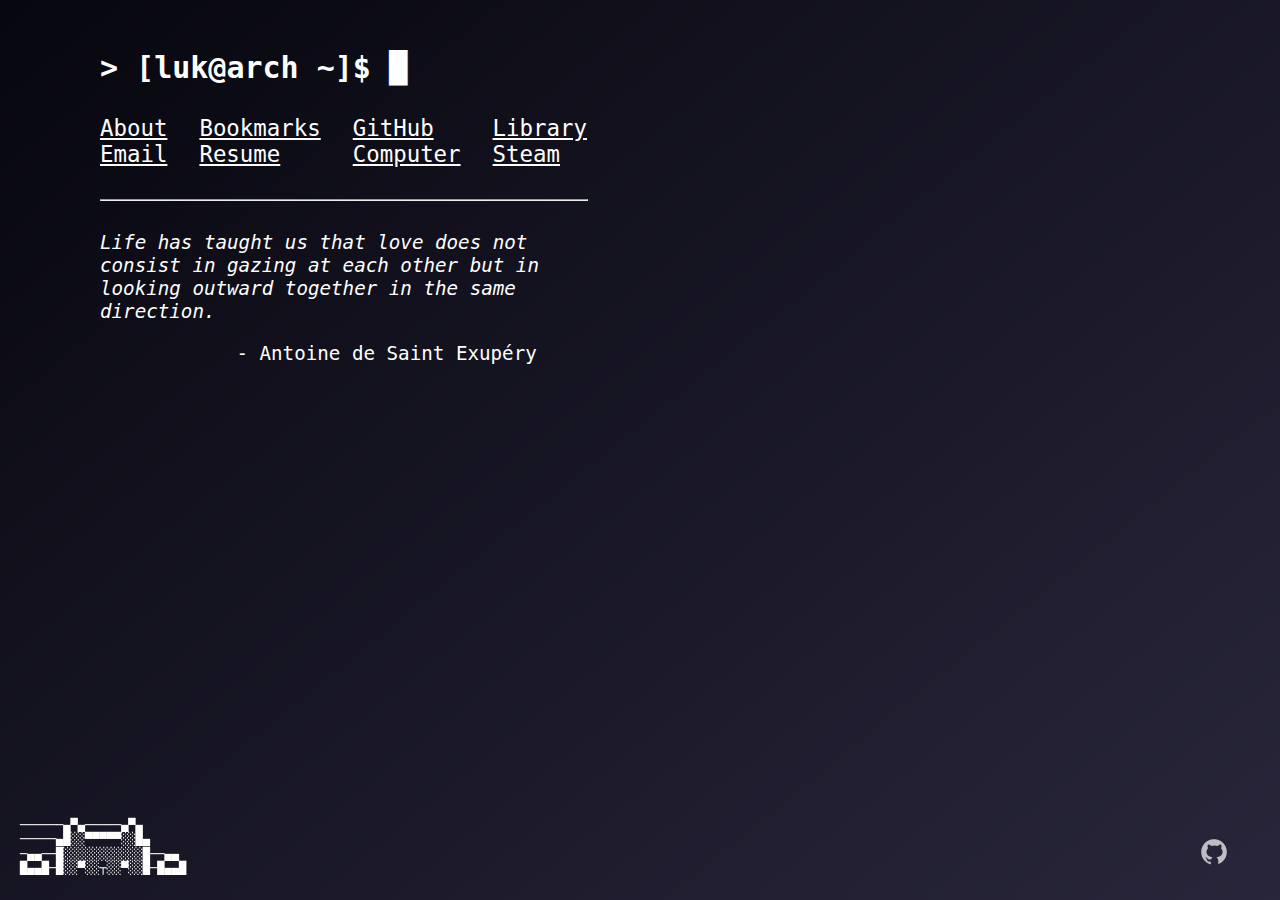
<file: index.html>
<!DOCTYPE html>
<html lang="en">

<head>
    <title>
        > [luk@arch ~]$
    </title>
    <link rel="stylesheet" href="css/index.css?v=1.6">
    <script src="/scripts/index.js?v=1.6"></script>
    <script src="/scripts/stars.js"></script>
    <link rel="icon" href="/images/favicon.ico">
    <meta name="viewport" content="width=device-width, initial-scale=1.0">
    <meta charset="utf-8">
</head>

<body>
    <div class="navbar">
        <a href="https://archlinux.org/">> [luk@arch ~]$</a><span class="cursor">&nbsp;█</span>
    </div>

    <div>
        <ul class="navigation">
            <li><a href="pages/about.html">About</a></li>
            <li><a href="pages/bookmarks.html">Bookmarks</a></li>
            <li><a href="https://github.com/lucasn0">GitHub</a></li>
            <li><a href="pages/library.html">Library</a></li>
            <li><a href="mailto:lnagel@dc.uba.ar">Email</a></li>
            <li><a href="https://www.youtube.com/watch?v=dQw4w9WgXcQ">Resume</a></li>
            <li><a href="pages/computer.html">Computer</a></li>
            <li><a href="https://steamcommunity.com/id/fardes1/">Steam</a></li>
        </ul>
    </div>
    
    <hr>

    <div class="quote">
        <p id="quotation">
            Your mind will be like its habitual thoughts;
            for the soul becomes dyed with the color of its thoughts.
        </p>
        <p id="author">
            -Marcus Aurelius, Meditations
        </p>
    </div>

    <footer class="footer">
        <div class="ascii-art">
            <pre>
──────▄▀▄─────▄▀▄
─────▄█░░▀▀▀▀▀░░█▄
─▄▄──█░░░░░░░░░░░█──▄▄
█▄▄█─█░░▀░░┬░░▀░░█─█▄▄█
            </pre>
        </div>
        <a href="https://github.com/lnagel0/personal-website" target="_blank">
            <img src="/images/github.png" alt="Web's GitHub" width="32">
        </a>
    </footer>
</body>
</html>
</file>
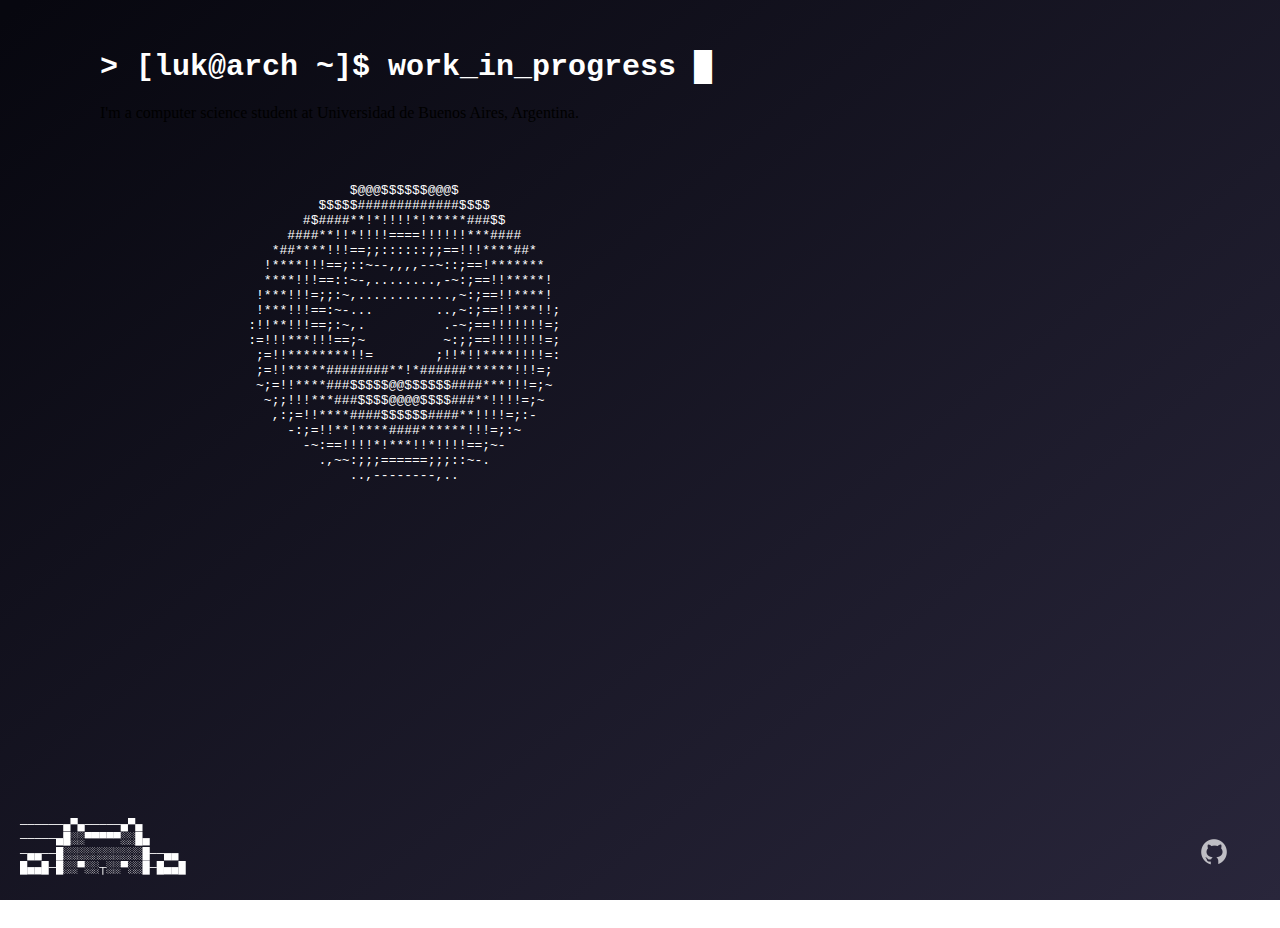
<file: pages/about.html>
<!DOCTYPE html>
<html lang="en">

<head>
    <title>
        about_me
    </title>
    <link rel="stylesheet" href="/css/index.css">
    <link rel="stylesheet" href="/css/about.css">
    <script src="/scripts/stars.js"></script>
    <link rel="icon" href="../images/mirror.png">
    <meta name="viewport" content="width=device-width, initial-scale=1.0">
    <meta charset="utf-8">
</head>

<body>
    <h1 class="prompt">> [luk@arch ~]$ work_in_progress<span class="cursor">&nbsp;█</span></h1>
    <p>I'm a computer science student at Universidad de Buenos Aires, Argentina.</p>
    <div>
        <pre id="canvas" style="color: #fff; white-space: pre;"></pre>
        <script src="/scripts/donut.js"></script>
    </div>
    <footer class="footer">
        <div class="ascii-art">
            <pre>
──────▄▀▄─────▄▀▄
─────▄█░░▀▀▀▀▀░░█▄
─▄▄──█░░░░░░░░░░░█──▄▄
█▄▄█─█░░▀░░┬░░▀░░█─█▄▄█
            </pre>
        </div>
        <a href="https://github.com/lnagel0/personal-website" target="_blank">
            <img src="../images/github.png" alt="Web's GitHub" width="32">
        </a>
    </footer>
</body>
</html>
</file>
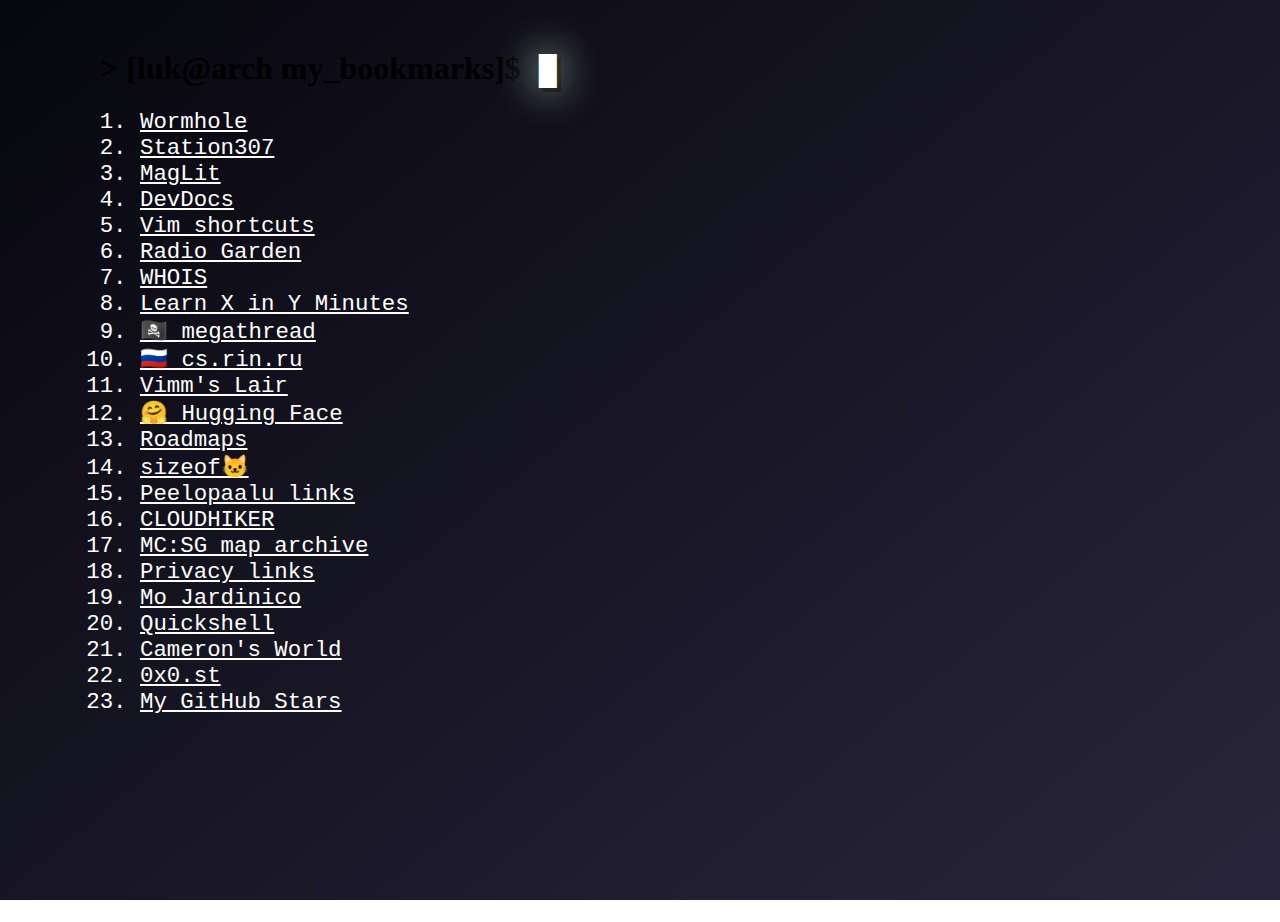
<file: pages/bookmarks.html>
<!DOCTYPE html>
<html lang="en">
<head>
    <title>my_bookmarks</title>
    <link rel="stylesheet" href="/css/index.css">
    <link rel="stylesheet" href="/css/bookmarks.css">
    <link rel="icon" href="../images/bookmarks.png">
    <meta name="viewport" content="width=device-width, initial-scale=1.0">
    <meta charset="utf-8">
</head>
<body>
    <h1 class="category">> [luk@arch my_bookmarks]$<span class="cursor">&nbsp;█</span></h1>
    
    <ul class="bookmarks">
        </ul>

    <footer class="footer">
        </footer>

    <script src="/scripts/bookmarks.js"></script>
</body>
</html>
</file>
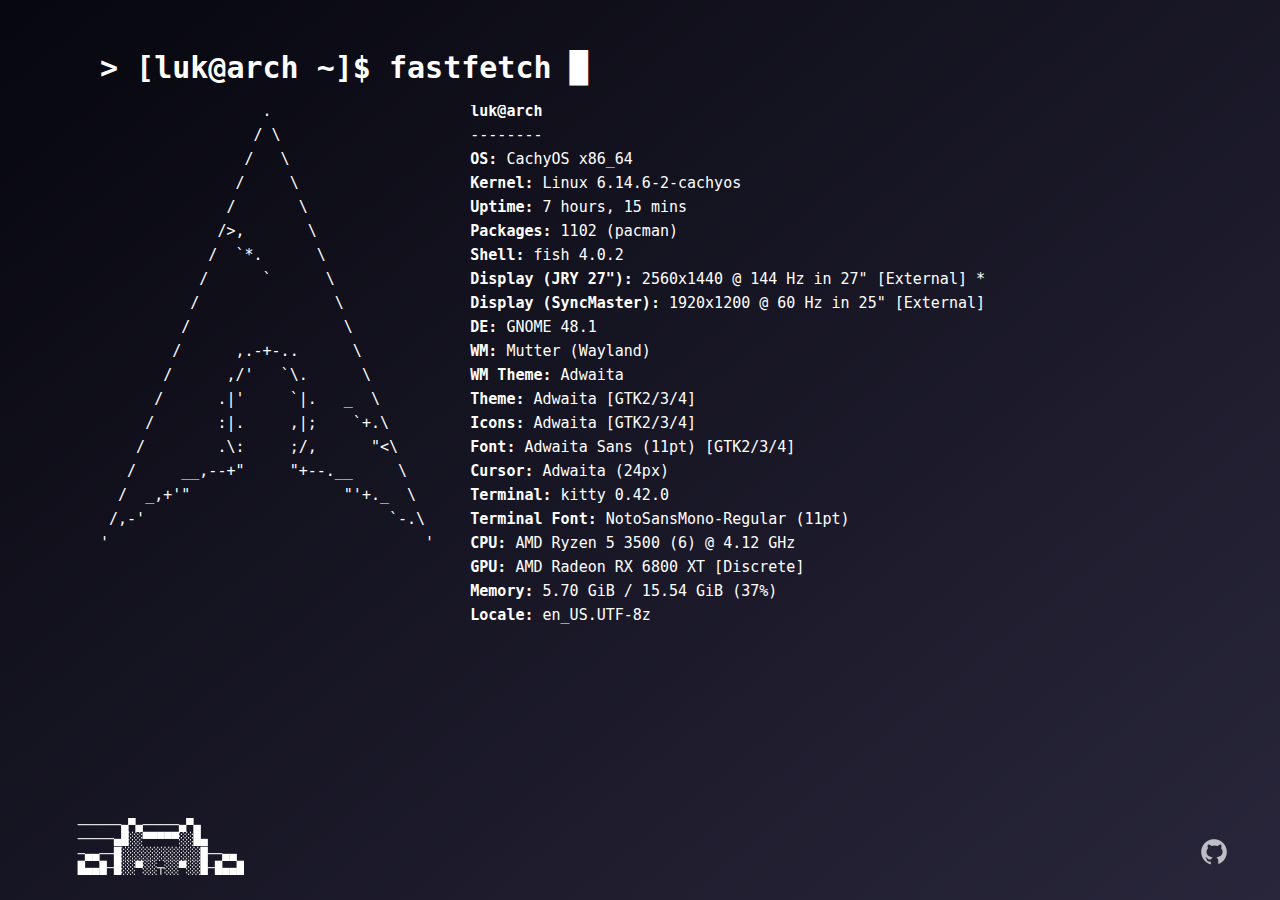
<file: pages/computer.html>
<!DOCTYPE html>
<html lang="en">

<head>
    <title>
        my_computer
    </title>
    <link rel="stylesheet" href="/css/index.css">
    <link rel="stylesheet" href="/css/computer.css">
    <link rel="icon" href="../images/linux.png">
    <meta name="viewport" content="width=device-width, initial-scale=1.0">
</head>

<body>
    <h1 class="category">> [luk@arch ~]$ fastfetch<span class="cursor">&nbsp;█</span></h1>

    <pre>
                  .                      <strong>luk@arch</strong><br>
                 / \                     --------<br>
                /   \                    <strong>OS:</strong> CachyOS x86_64<br>
               /     \                   <strong>Kernel:</strong> Linux 6.14.6-2-cachyos<br>
              /       \                  <strong>Uptime:</strong> 7 hours, 15 mins<br>
             />,       \                 <strong>Packages:</strong> 1102 (pacman)<br>
            /  `*.      \                <strong>Shell:</strong> fish 4.0.2<br>
           /      `      \               <strong>Display (JRY 27"):</strong> 2560x1440 @ 144 Hz in 27" [External] *<br>
          /               \              <strong>Display (SyncMaster):</strong> 1920x1200 @ 60 Hz in 25" [External]<br>
         /                 \             <strong>DE:</strong> GNOME 48.1<br>
        /      ,.-+-..      \            <strong>WM:</strong> Mutter (Wayland)<br>
       /      ,/'   `\.      \           <strong>WM Theme:</strong> Adwaita<br>
      /      .|'     `|.   _  \          <strong>Theme:</strong> Adwaita [GTK2/3/4]<br>
     /       :|.     ,|;    `+.\         <strong>Icons:</strong> Adwaita [GTK2/3/4]<br>
    /        .\:     ;/,      "<\        <strong>Font:</strong> Adwaita Sans (11pt) [GTK2/3/4]<br>
   /     __,--+"     "+--.__     \       <strong>Cursor:</strong> Adwaita (24px)<br>
  /  _,+'"                 "'+._  \      <strong>Terminal:</strong> kitty 0.42.0<br>
 /,-'                           `-.\     <strong>Terminal Font:</strong> NotoSansMono-Regular (11pt)<br>
'                                   '    <strong>CPU:</strong> AMD Ryzen 5 3500 (6) @ 4.12 GHz<br>
                                         <strong>GPU:</strong> AMD Radeon RX 6800 XT [Discrete]<br>
                                         <strong>Memory:</strong> 5.70 GiB / 15.54 GiB (37%)<br>
                                         <strong>Locale:</strong> en_US.UTF-8z<br>
    </pre>

    <footer class="footer">
        <div class="ascii-art">
            <pre>
        ──────▄▀▄─────▄▀▄
        ─────▄█░░▀▀▀▀▀░░█▄
        ─▄▄──█░░░░░░░░░░░█──▄▄
        █▄▄█─█░░▀░░┬░░▀░░█─█▄▄█
            </pre>
        </div>
        <a href="https://github.com/lnagel0/personal-website" target="_blank">
            <img src="../images/github.png" alt="Web's GitHub" width="32">
        </a>
    </footer>
</body>





























</html>
</file>
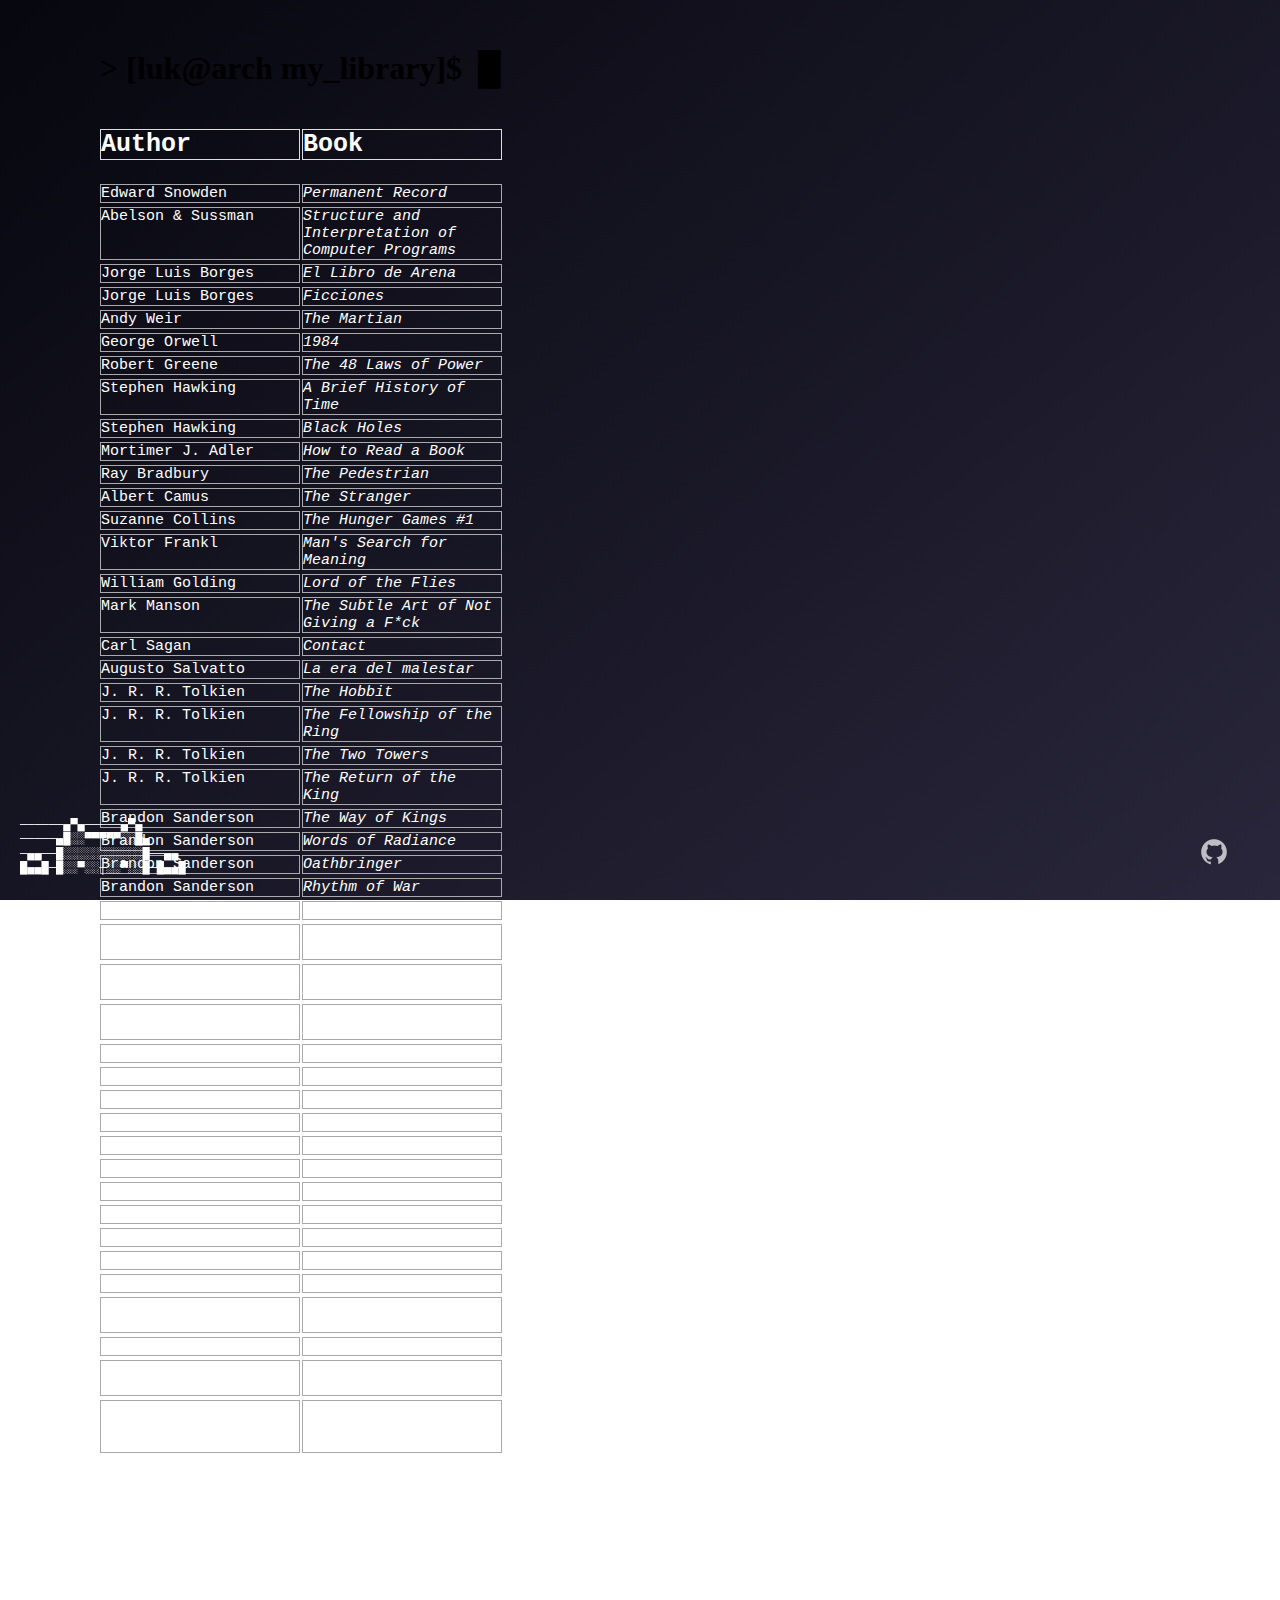
<file: pages/library.html>
<!DOCTYPE html>
<html lang="en">
<head>
    <title>my_library</title>
    <link rel="stylesheet" href="/css/index.css">
    <link rel="stylesheet" href="/css/library.css">
    <link rel="icon" href="../images/library.png">
    <meta name="viewport" content="width=device-width, initial-scale=1.0">
</head>
<body>
    <h1 class="prompt">> [luk@arch my_library]$ <span class="cursor">&nbsp;█</span></h1>
   
    <div class="books">
        <h2>Author</h2>
        <h2>Book</h2>
    </div>

    <script src="/scripts/library.js"></script>

    <footer class="footer">
        <div class="ascii-art">
            <pre>
──────▄▀▄─────▄▀▄
─────▄█░░▀▀▀▀▀░░█▄
─▄▄──█░░░░░░░░░░░█──▄▄
█▄▄█─█░░▀░░┬░░▀░░█─█▄▄█
            </pre>
        </div>
        <a href="https://github.com/lnagel0/personal-website" target="_blank">
            <img src="/images/github.png" alt="Web's GitHub" width="32">
        </a>
    </footer>
</body>
</html>
</file>
<file: css/index.css>
html {
    height: 100%;
    width: 100%;
    background: #07070f;
    background: linear-gradient(141deg,rgba(7, 7, 15, 1) 1%, rgba(41, 38, 59, 1) 100%);
    background-attachment: fixed;
}

body {
    width: 80%;
    margin-top: 50px;
    margin-left: 100px;
    padding-bottom: 200px;
}

.navbar {
    font-family: monospace;
    font-weight: bold;
    color: white;
    font-size: 30px;
    padding-right: 100px;
}

a {
    color: inherit;
    text-decoration: none;
}

.cursor {
    animation: blink 1s infinite step-end;
}

@keyframes blink {
    0%, 100% { opacity: 1; }
    50% { opacity: 0; }
}

.navigation {
    display: grid;
    grid-template-columns: repeat(4, auto);
    font-family: monospace;
    list-style: none;
    width: fit-content;
    padding-left: 0;
    padding-right: 100px;
    margin-top: 30px;
}

.navigation li, .bookmarks li {
    width: fit-content;
    color: white;
    font-family: monospace;
    font-size: 1.4rem;
    cursor: pointer;
    margin-right: 2rem;
    text-decoration: underline;
}

.navigation li:hover, .bookmarks li:hover {
    background-color: white;
    color: black;
}

hr {
    width: 486px;
    margin: 0;
    margin-top: 2rem;
    color: rgb(189, 189, 189);
}

.quote {
    width: 486px;
    font-family: monospace;
    font-size: 1.2rem;
    color: white;
    margin-top: 30px;
}

#author {
    padding-left: 2em;
}

#quotation {
    font-style: italic;
}

.footer {
    position: fixed;
    display: flex;
    justify-content: space-between;
    align-items: center;
    padding: 10px 20px;
    bottom: 0;
    left: 0;
    width: 100%;
    z-index: 100;
}

.footer img {
    opacity: 0.7;
    transition: opacity 0.3s;
    margin-right: 70px;
}

.footer img:hover {
    opacity: 1;
}

.ascii-art pre {
    margin: 0;
    font-family: monospace;
    font-size: 12px;
    line-height: 1.2;
    color: #ffffff;
}

@media (max-width: 600px) {
    body {
        width: 95%;
        margin-top: 25px;
        margin-left: auto;
        margin-right: auto;
        padding-bottom: 100px;
    }
   
    .navbar {
        font-size: 24px;
        padding-right: 0;
    }   

    .navigation {
        grid-template-columns: repeat(2, 1fr);
        gap: 0.5rem;
        margin-top: 20px
    }

    hr, .quote {
        width: 100%;
    }

    .quote {
        font-size: 1rem;
    }

    .footer img {
        margin-right: 20px;
    }
}
</file>
<file: css/about.css>
h1 {
    font-family: monospace;
    font-size: 30px;
    color: white;
}
</file>
<file: css/bookmarks.css>
.prompt, .cursor {
    font-family: monospace;
    font-size: 30px;
    text-shadow: 
        0 0 40px #d7ffdb,
        4px 4px 0px #000000;
    color: white;
}

.bookmarks li {
    list-style: decimal;
}
</file>
<file: css/computer.css>
.category {
    font-family: monospace;
    font-size: 30px;
    color: white;
}

pre {
    font-family: monospace;
    font-size: 15px;
    color: white;
    margin: 0;
    line-height: 0.8;
    overflow-x: auto;
    white-space: pre;
}
</file>
<file: css/library.css>
.category {
    font-family: monospace;
    font-size: 30px;
    color: white;
}

.books {
    display: grid;
    font-family: monospace;
    grid-template-columns: repeat(2, 200px);
    grid-template-rows: repeat(20s, auto);
    color: white;
    gap: 2px;
}

.books h2 {
    font-size: 25px;
    border: 1px solid #ddd;
}

.books p, .books span {
    font-size: 15px;
    border: 1px solid #aaaaaa;
    margin-top: 1px;
    margin-bottom: 1px;
}

.books p {
    font-style: italic;
}
</file>
